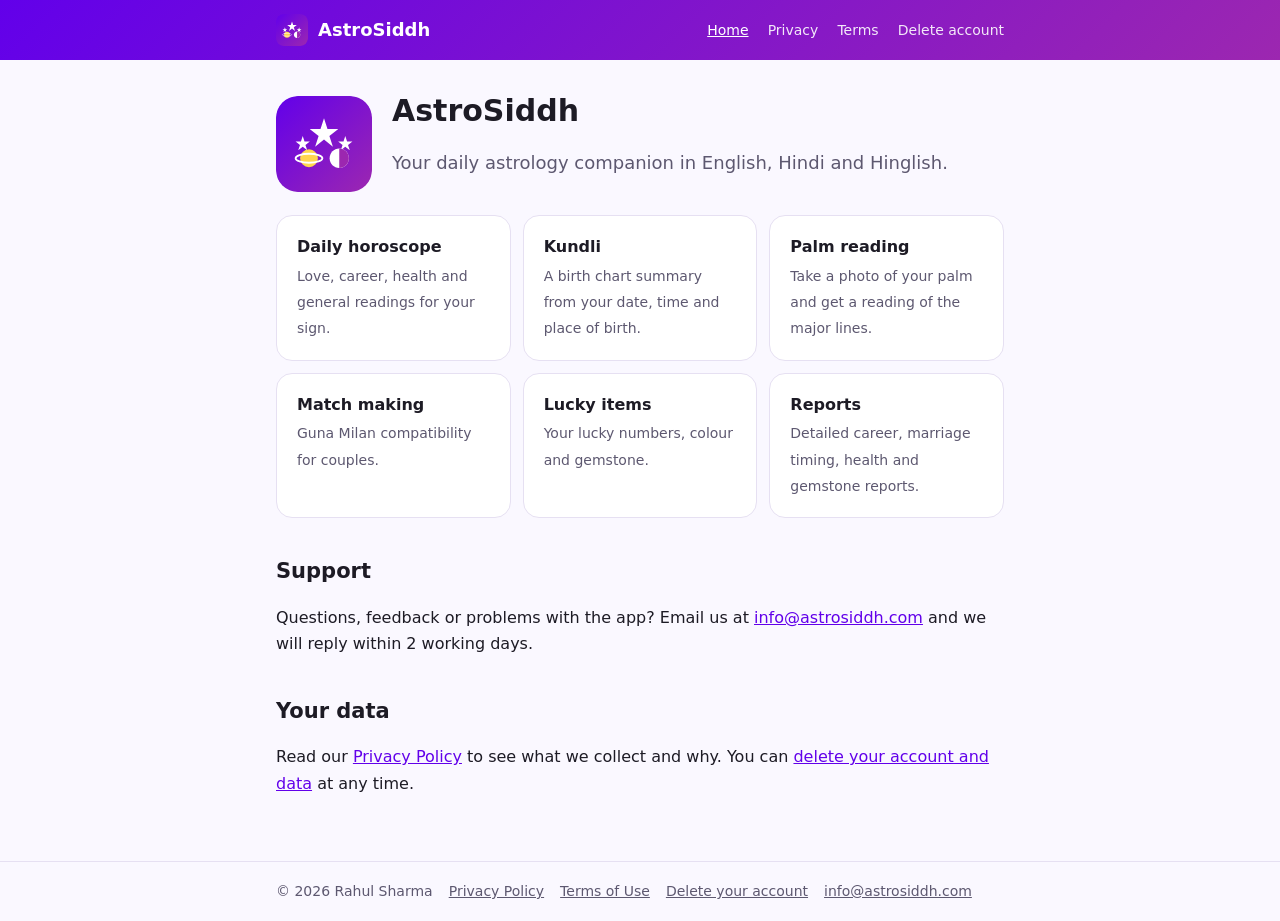
<file: index.html>
<!doctype html>
<html lang="en">
<head>
<meta charset="utf-8">
<meta name="viewport" content="width=device-width, initial-scale=1">
<title>AstroSiddh</title>
<meta name="description" content="AstroSiddh: daily horoscope, kundli, palm reading and match making in English, Hindi and Hinglish.">
<link rel="icon" href="icon.svg" type="image/svg+xml">
<link rel="stylesheet" href="style.css">
</head>
<body>
<header class="site">
  <div class="bar">
    <a class="brand" href="index.html"><img src="icon.svg" alt="">AstroSiddh</a>
    <nav>
      <a href="index.html" aria-current="page">Home</a>
      <a href="privacy.html">Privacy</a>
      <a href="terms.html">Terms</a>
      <a href="delete-account.html">Delete account</a>
    </nav>
  </div>
</header>
<main>
  <div class="hero">
    <img src="icon.svg" alt="AstroSiddh app icon">
    <div>
      <h1>AstroSiddh</h1>
      <p class="lead">Your daily astrology companion in English, Hindi and Hinglish.</p>
    </div>
  </div>

  <div class="features">
    <div class="card"><strong>Daily horoscope</strong><span>Love, career, health and general readings for your sign.</span></div>
    <div class="card"><strong>Kundli</strong><span>A birth chart summary from your date, time and place of birth.</span></div>
    <div class="card"><strong>Palm reading</strong><span>Take a photo of your palm and get a reading of the major lines.</span></div>
    <div class="card"><strong>Match making</strong><span>Guna Milan compatibility for couples.</span></div>
    <div class="card"><strong>Lucky items</strong><span>Your lucky numbers, colour and gemstone.</span></div>
    <div class="card"><strong>Reports</strong><span>Detailed career, marriage timing, health and gemstone reports.</span></div>
  </div>

  <h2>Support</h2>
  <p>Questions, feedback or problems with the app? Email us at
    <a href="mailto:info@astrosiddh.com">info@astrosiddh.com</a> and we will reply within 2 working days.</p>

  <h2>Your data</h2>
  <p>Read our <a href="privacy.html">Privacy Policy</a> to see what we collect and why.
    You can <a href="delete-account.html">delete your account and data</a> at any time.</p>
</main>
<footer class="site">
  <div class="bar">
    <span>&copy; 2026 Rahul Sharma</span>
    <a href="privacy.html">Privacy Policy</a>
    <a href="terms.html">Terms of Use</a>
    <a href="delete-account.html">Delete your account</a>
    <a href="mailto:info@astrosiddh.com">info@astrosiddh.com</a>
  </div>
</footer>
</body>
</html>
</file>
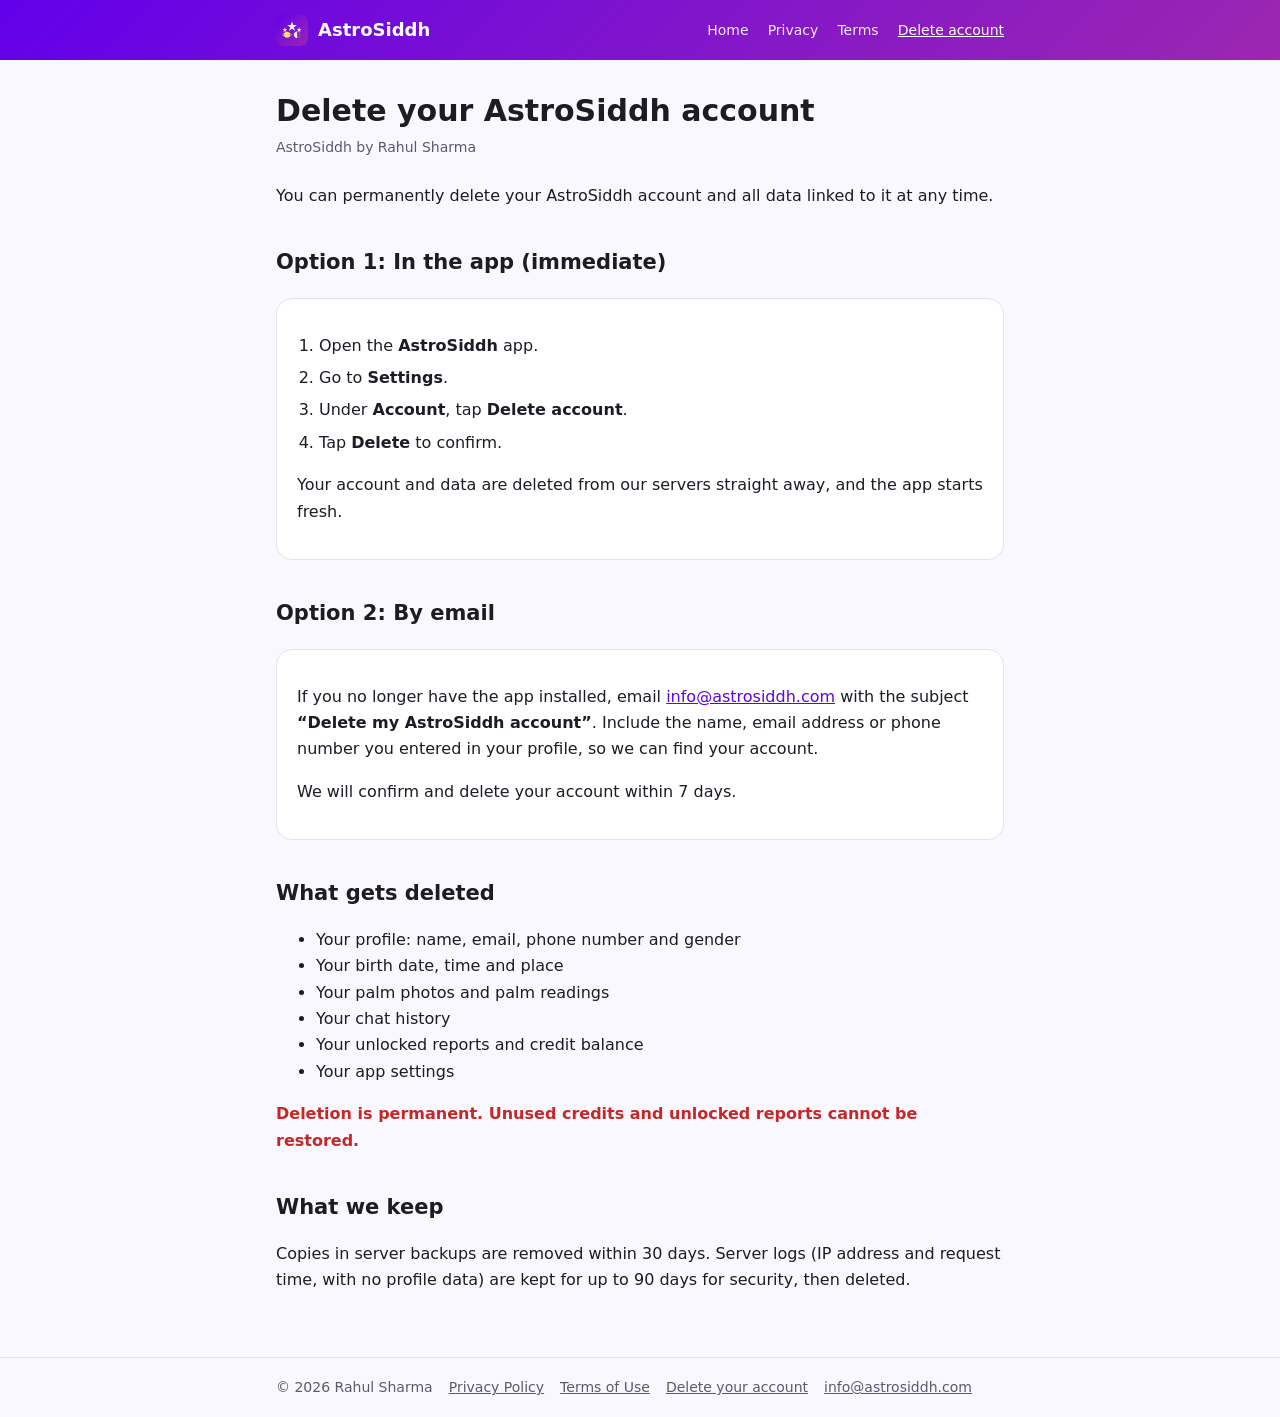
<file: delete-account.html>
<!doctype html>
<html lang="en">
<head>
<meta charset="utf-8">
<meta name="viewport" content="width=device-width, initial-scale=1">
<title>Delete your account – AstroSiddh</title>
<meta name="description" content="How to delete your AstroSiddh account and all associated data.">
<link rel="icon" href="icon.svg" type="image/svg+xml">
<link rel="stylesheet" href="style.css">
</head>
<body>
<header class="site">
  <div class="bar">
    <a class="brand" href="index.html"><img src="icon.svg" alt="">AstroSiddh</a>
    <nav>
      <a href="index.html">Home</a>
      <a href="privacy.html">Privacy</a>
      <a href="terms.html">Terms</a>
      <a href="delete-account.html" aria-current="page">Delete account</a>
    </nav>
  </div>
</header>
<main>
  <h1>Delete your AstroSiddh account</h1>
  <p class="meta">AstroSiddh by Rahul Sharma</p>

  <p>You can permanently delete your AstroSiddh account and all data linked to it at any time.</p>

  <h2>Option 1: In the app (immediate)</h2>
  <div class="card">
    <ol class="steps">
      <li>Open the <strong>AstroSiddh</strong> app.</li>
      <li>Go to <strong>Settings</strong>.</li>
      <li>Under <strong>Account</strong>, tap <strong>Delete account</strong>.</li>
      <li>Tap <strong>Delete</strong> to confirm.</li>
    </ol>
    <p>Your account and data are deleted from our servers straight away, and the app starts fresh.</p>
  </div>

  <h2>Option 2: By email</h2>
  <div class="card">
    <p>If you no longer have the app installed, email
      <a href="mailto:info@astrosiddh.com?subject=Delete%20my%20AstroSiddh%20account">info@astrosiddh.com</a>
      with the subject <strong>&ldquo;Delete my AstroSiddh account&rdquo;</strong>. Include the name, email
      address or phone number you entered in your profile, so we can find your account.</p>
    <p>We will confirm and delete your account within 7 days.</p>
  </div>

  <h2>What gets deleted</h2>
  <ul>
    <li>Your profile: name, email, phone number and gender</li>
    <li>Your birth date, time and place</li>
    <li>Your palm photos and palm readings</li>
    <li>Your chat history</li>
    <li>Your unlocked reports and credit balance</li>
    <li>Your app settings</li>
  </ul>
  <p class="danger">Deletion is permanent. Unused credits and unlocked reports cannot be restored.</p>

  <h2>What we keep</h2>
  <p>Copies in server backups are removed within 30 days. Server logs (IP address and request time, with no
    profile data) are kept for up to 90 days for security, then deleted.</p>
</main>
<footer class="site">
  <div class="bar">
    <span>&copy; 2026 Rahul Sharma</span>
    <a href="privacy.html">Privacy Policy</a>
    <a href="terms.html">Terms of Use</a>
    <a href="delete-account.html">Delete your account</a>
    <a href="mailto:info@astrosiddh.com">info@astrosiddh.com</a>
  </div>
</footer>
</body>
</html>
</file>
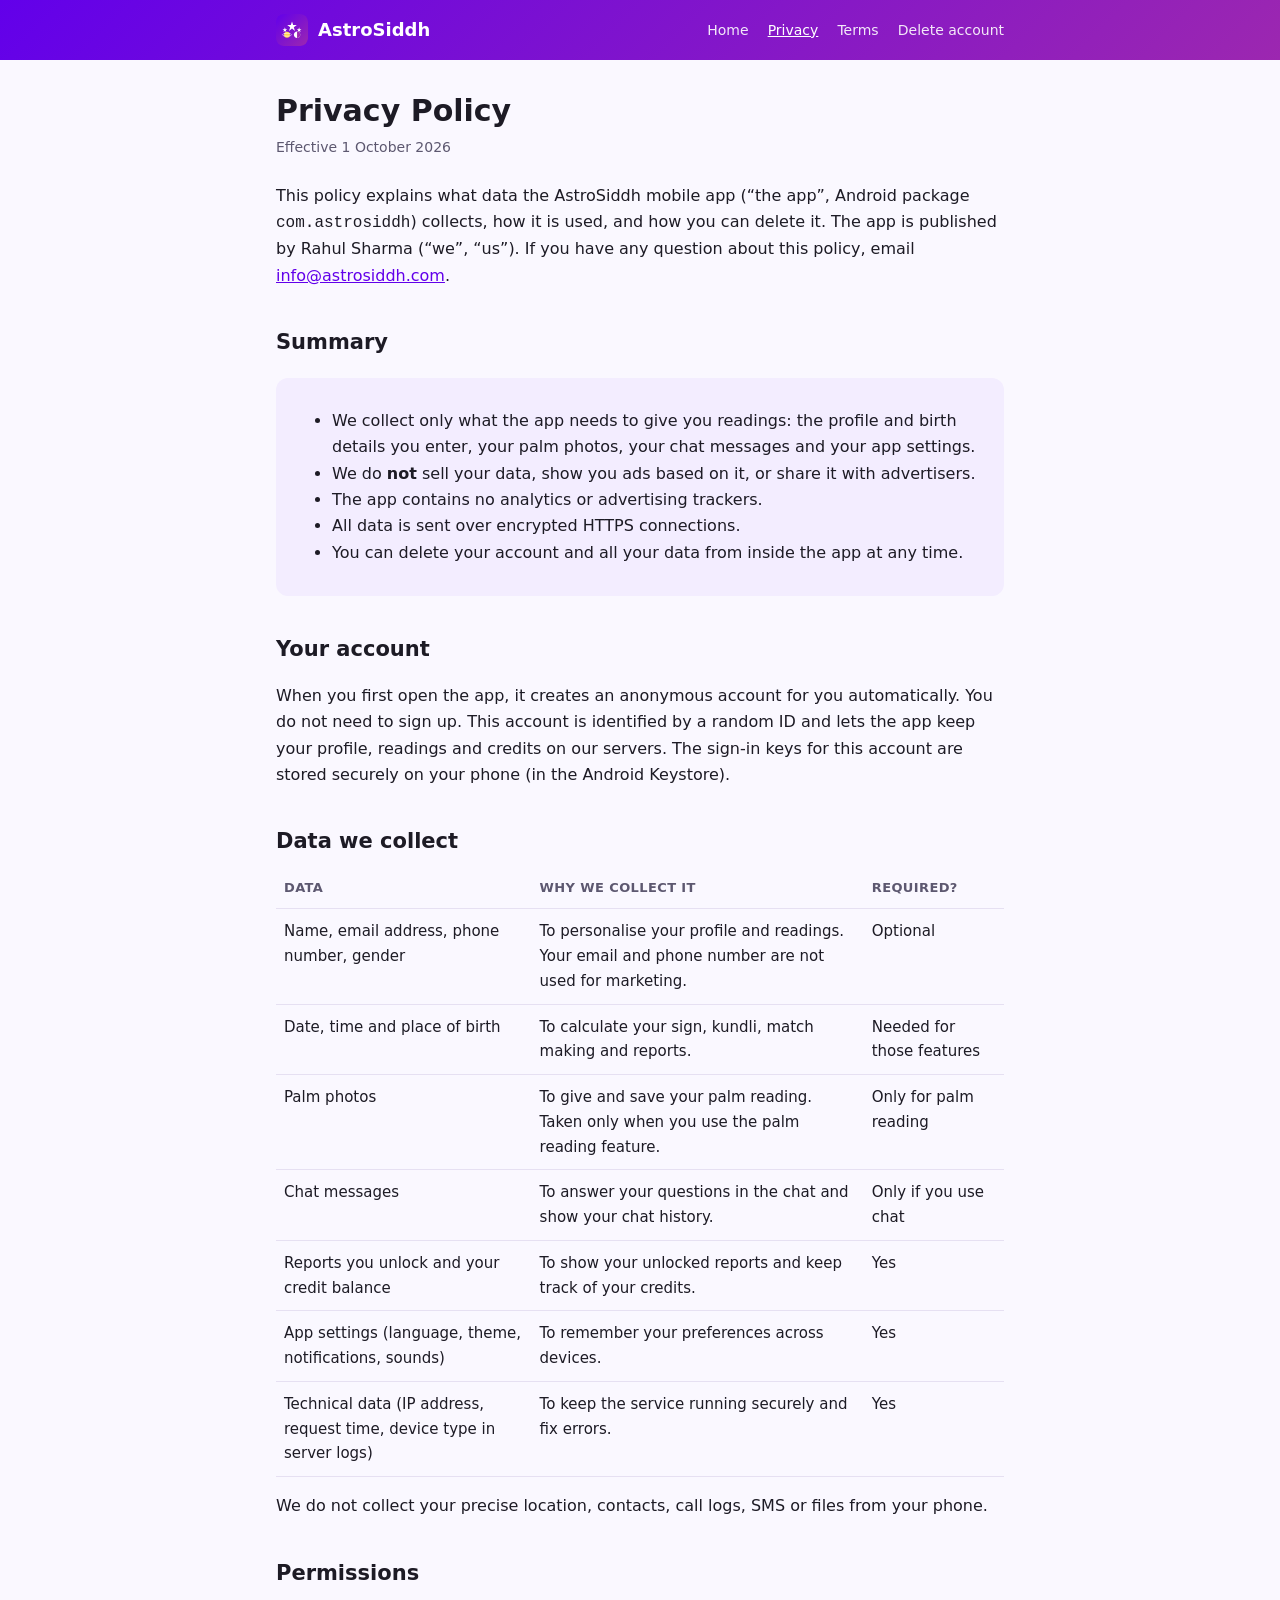
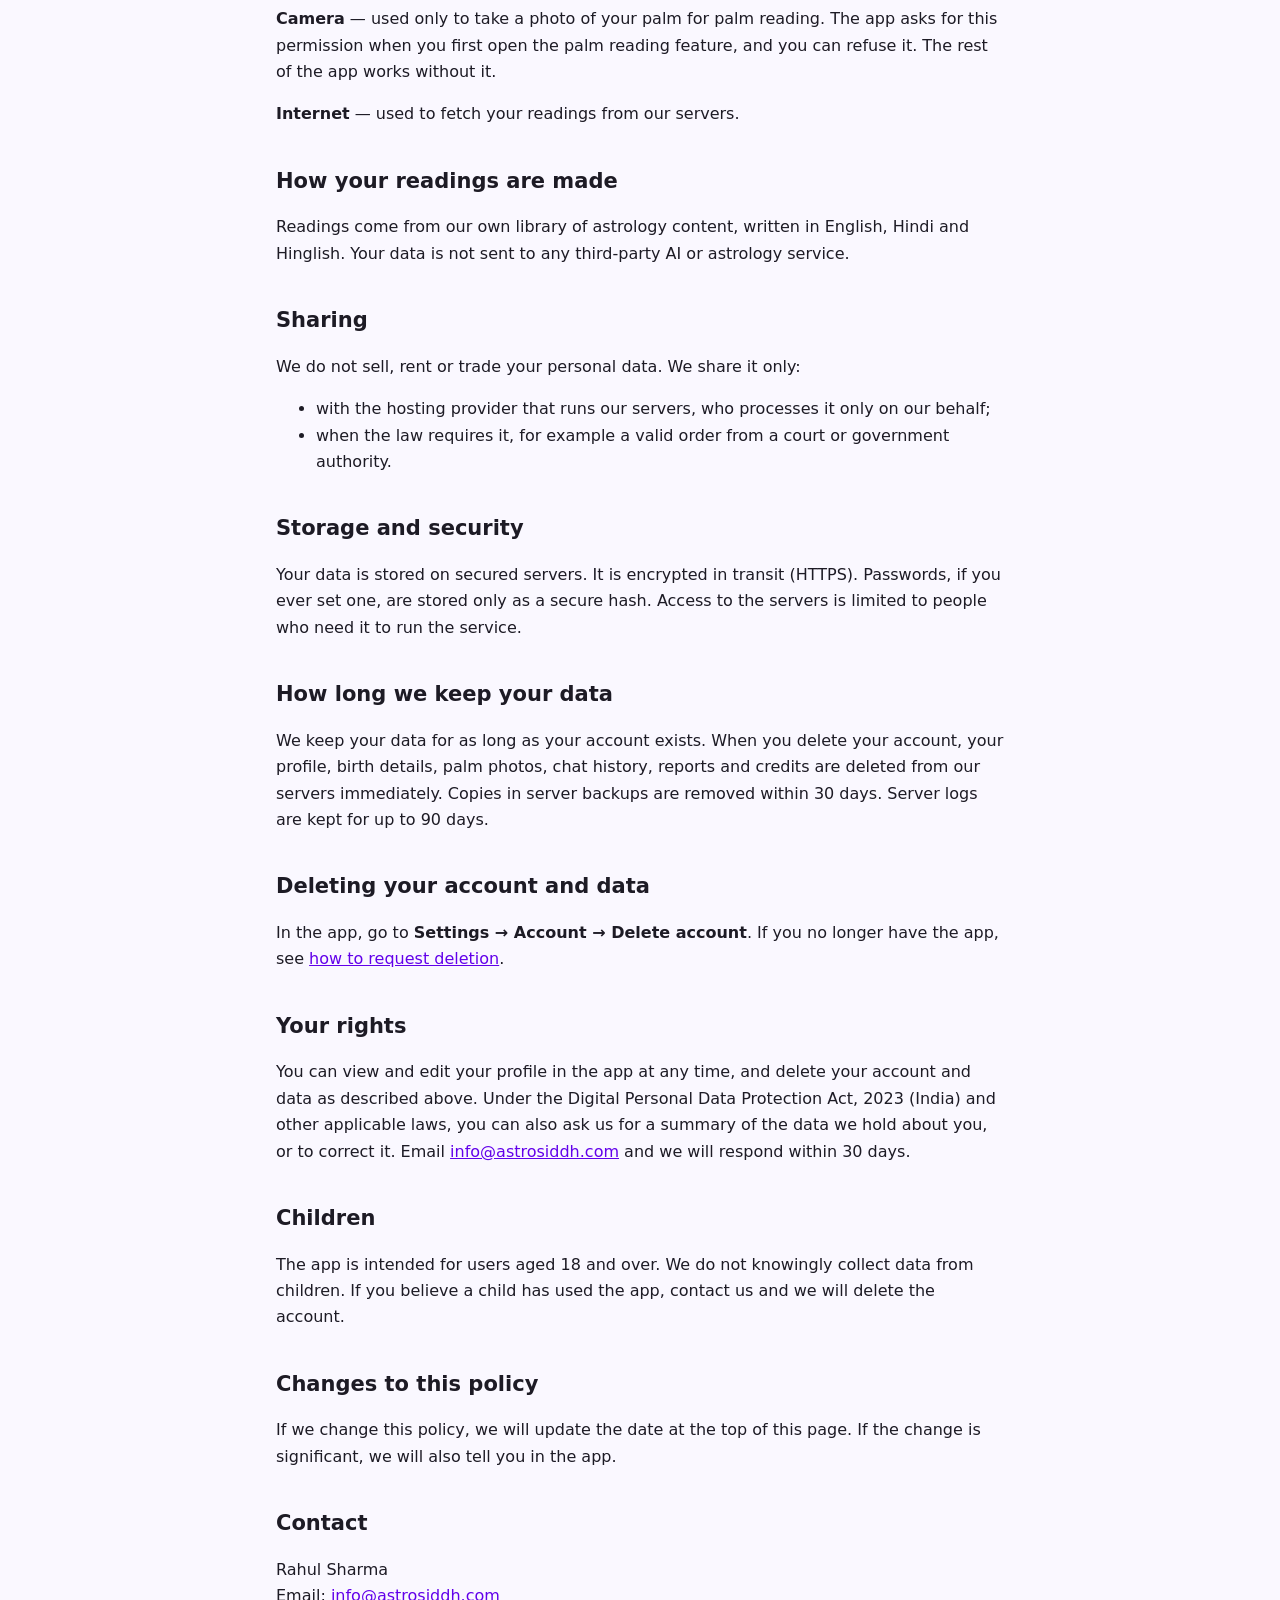
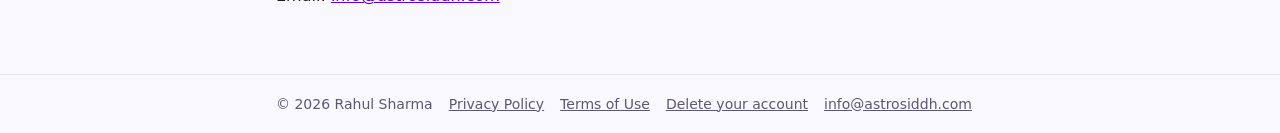
<file: privacy.html>
<!doctype html>
<html lang="en">
<head>
<meta charset="utf-8">
<meta name="viewport" content="width=device-width, initial-scale=1">
<title>Privacy Policy – AstroSiddh</title>
<meta name="description" content="How the AstroSiddh app collects, uses, stores and deletes your data.">
<link rel="icon" href="icon.svg" type="image/svg+xml">
<link rel="stylesheet" href="style.css">
</head>
<body>
<header class="site">
  <div class="bar">
    <a class="brand" href="index.html"><img src="icon.svg" alt="">AstroSiddh</a>
    <nav>
      <a href="index.html">Home</a>
      <a href="privacy.html" aria-current="page">Privacy</a>
      <a href="terms.html">Terms</a>
      <a href="delete-account.html">Delete account</a>
    </nav>
  </div>
</header>
<main>
  <h1>Privacy Policy</h1>
  <p class="meta">Effective 1 October 2026</p>

  <p>This policy explains what data the AstroSiddh mobile app (&ldquo;the app&rdquo;, Android package
    <code>com.astrosiddh</code>) collects, how it is used, and how you can delete it. The app is published by
    Rahul Sharma (&ldquo;we&rdquo;, &ldquo;us&rdquo;). If you have any question about this policy, email
    <a href="mailto:info@astrosiddh.com">info@astrosiddh.com</a>.</p>

  <h2>Summary</h2>
  <div class="note">
    <ul>
      <li>We collect only what the app needs to give you readings: the profile and birth details you enter, your palm photos, your chat messages and your app settings.</li>
      <li>We do <strong>not</strong> sell your data, show you ads based on it, or share it with advertisers.</li>
      <li>The app contains no analytics or advertising trackers.</li>
      <li>All data is sent over encrypted HTTPS connections.</li>
      <li>You can delete your account and all your data from inside the app at any time.</li>
    </ul>
  </div>

  <h2>Your account</h2>
  <p>When you first open the app, it creates an anonymous account for you automatically. You do not need to
    sign up. This account is identified by a random ID and lets the app keep your profile, readings and
    credits on our servers. The sign-in keys for this account are stored securely on your phone (in the Android Keystore).</p>

  <h2>Data we collect</h2>
  <div class="table-wrap">
    <table>
      <thead><tr><th>Data</th><th>Why we collect it</th><th>Required?</th></tr></thead>
      <tbody>
        <tr><td>Name, email address, phone number, gender</td><td>To personalise your profile and readings. Your email and phone number are not used for marketing.</td><td>Optional</td></tr>
        <tr><td>Date, time and place of birth</td><td>To calculate your sign, kundli, match making and reports.</td><td>Needed for those features</td></tr>
        <tr><td>Palm photos</td><td>To give and save your palm reading. Taken only when you use the palm reading feature.</td><td>Only for palm reading</td></tr>
        <tr><td>Chat messages</td><td>To answer your questions in the chat and show your chat history.</td><td>Only if you use chat</td></tr>
        <tr><td>Reports you unlock and your credit balance</td><td>To show your unlocked reports and keep track of your credits.</td><td>Yes</td></tr>
        <tr><td>App settings (language, theme, notifications, sounds)</td><td>To remember your preferences across devices.</td><td>Yes</td></tr>
        <tr><td>Technical data (IP address, request time, device type in server logs)</td><td>To keep the service running securely and fix errors.</td><td>Yes</td></tr>
      </tbody>
    </table>
  </div>
  <p>We do not collect your precise location, contacts, call logs, SMS or files from your phone.</p>

  <h2>Permissions</h2>
  <p><strong>Camera</strong> &mdash; used only to take a photo of your palm for palm reading. The app asks for
    this permission when you first open the palm reading feature, and you can refuse it. The rest of the app
    works without it.</p>
  <p><strong>Internet</strong> &mdash; used to fetch your readings from our servers.</p>

  <h2>How your readings are made</h2>
  <p>Readings come from our own library of astrology content, written in English, Hindi and Hinglish.
    Your data is not sent to any third-party AI or astrology service.</p>

  <h2>Sharing</h2>
  <p>We do not sell, rent or trade your personal data. We share it only:</p>
  <ul>
    <li>with the hosting provider that runs our servers, who processes it only on our behalf;</li>
    <li>when the law requires it, for example a valid order from a court or government authority.</li>
  </ul>

  <h2>Storage and security</h2>
  <p>Your data is stored on secured servers. It is encrypted in transit (HTTPS). Passwords, if you ever set one,
    are stored only as a secure hash. Access to the servers is limited to people who need it to run the service.</p>

  <h2>How long we keep your data</h2>
  <p>We keep your data for as long as your account exists. When you delete your account, your profile, birth
    details, palm photos, chat history, reports and credits are deleted from our servers immediately. Copies in
    server backups are removed within 30 days. Server logs are kept for up to 90 days.</p>

  <h2>Deleting your account and data</h2>
  <p>In the app, go to <strong>Settings &rarr; Account &rarr; Delete account</strong>. If you no longer have
    the app, see <a href="delete-account.html">how to request deletion</a>.</p>

  <h2>Your rights</h2>
  <p>You can view and edit your profile in the app at any time, and delete your account and data as described
    above. Under the Digital Personal Data Protection Act, 2023 (India) and other applicable laws, you can also
    ask us for a summary of the data we hold about you, or to correct it. Email
    <a href="mailto:info@astrosiddh.com">info@astrosiddh.com</a> and we will respond within 30 days.</p>

  <h2>Children</h2>
  <p>The app is intended for users aged 18 and over. We do not knowingly collect data from children. If you
    believe a child has used the app, contact us and we will delete the account.</p>

  <h2>Changes to this policy</h2>
  <p>If we change this policy, we will update the date at the top of this page. If the change is significant,
    we will also tell you in the app.</p>

  <h2>Contact</h2>
  <p>Rahul Sharma<br>
    Email: <a href="mailto:info@astrosiddh.com">info@astrosiddh.com</a></p>
</main>
<footer class="site">
  <div class="bar">
    <span>&copy; 2026 Rahul Sharma</span>
    <a href="privacy.html">Privacy Policy</a>
    <a href="terms.html">Terms of Use</a>
    <a href="delete-account.html">Delete your account</a>
    <a href="mailto:info@astrosiddh.com">info@astrosiddh.com</a>
  </div>
</footer>
</body>
</html>
</file>
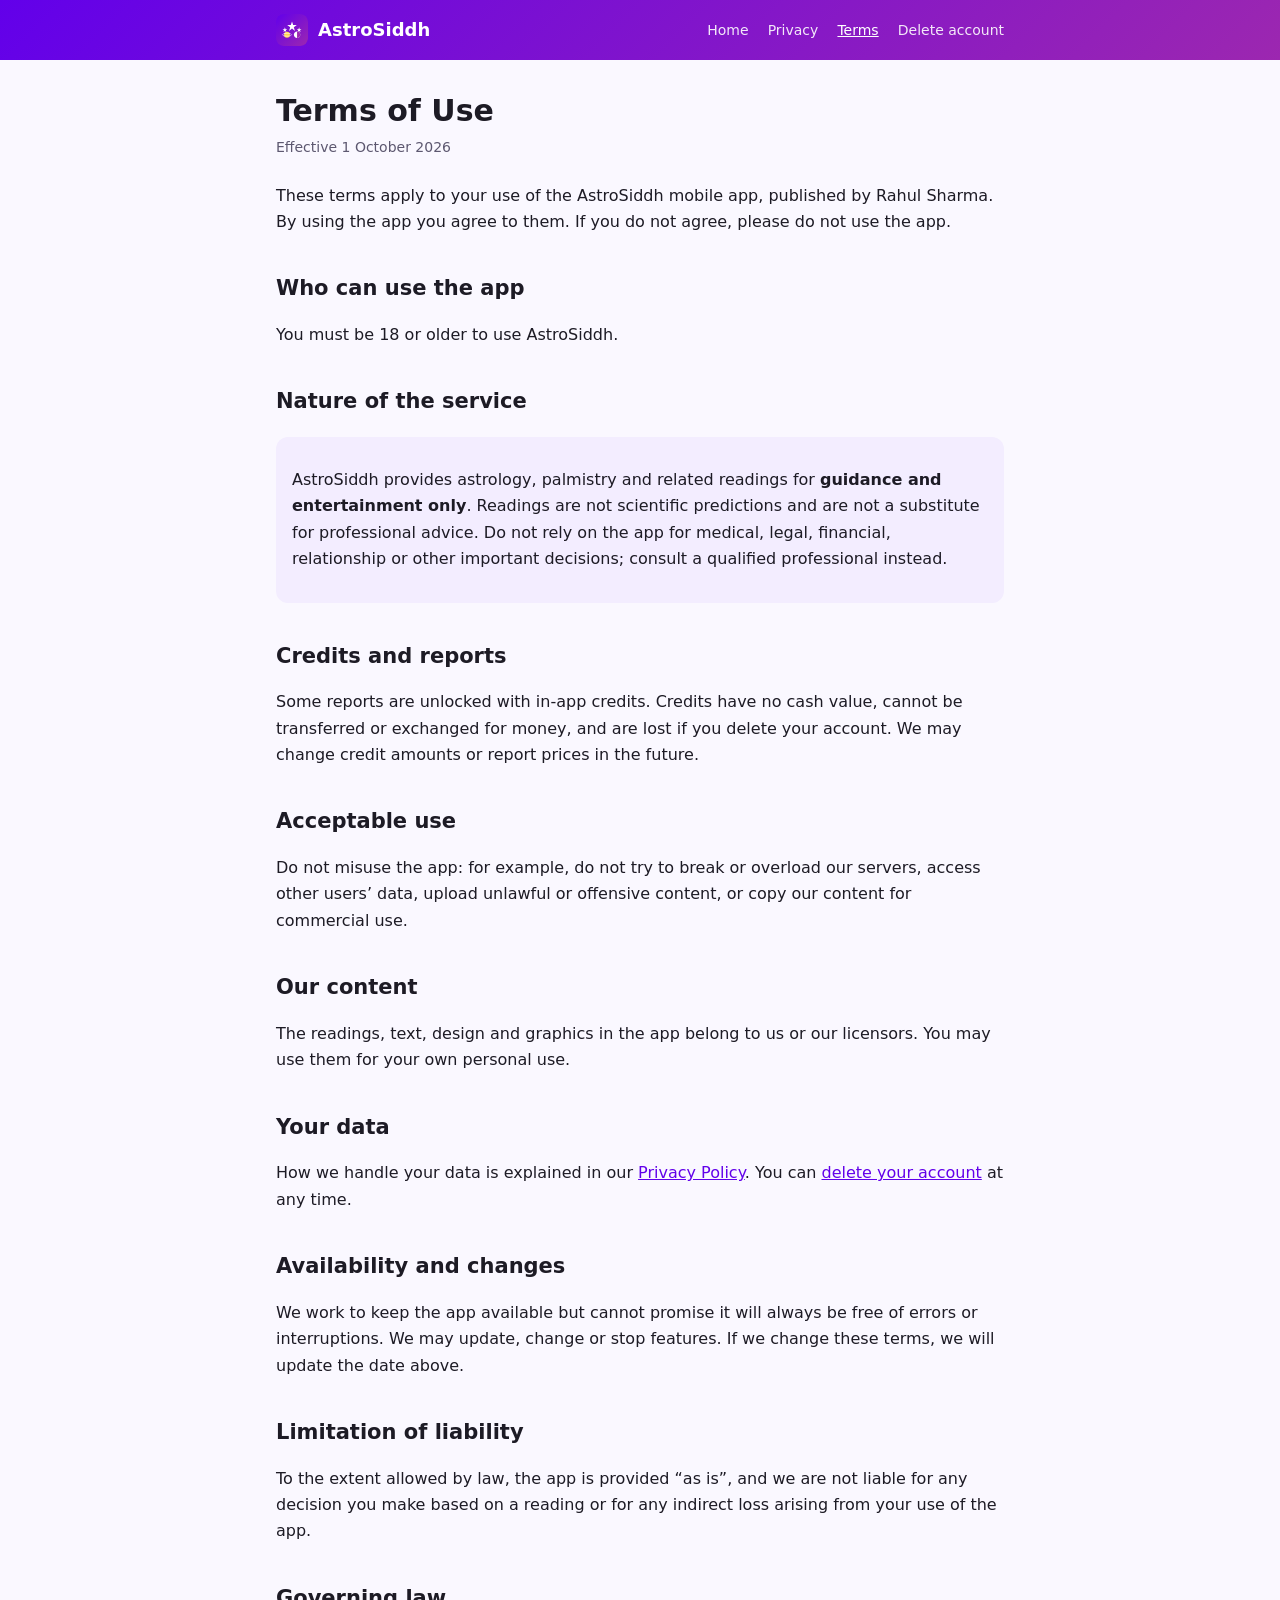
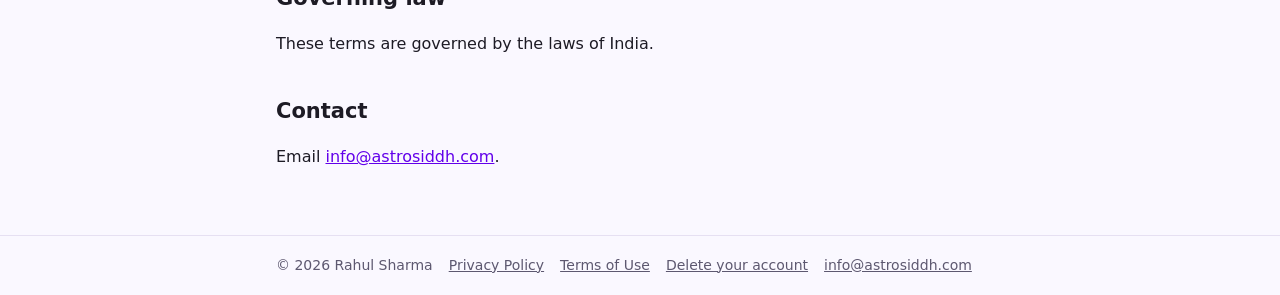
<file: terms.html>
<!doctype html>
<html lang="en">
<head>
<meta charset="utf-8">
<meta name="viewport" content="width=device-width, initial-scale=1">
<title>Terms of Use – AstroSiddh</title>
<meta name="description" content="Terms of use for the AstroSiddh app.">
<link rel="icon" href="icon.svg" type="image/svg+xml">
<link rel="stylesheet" href="style.css">
</head>
<body>
<header class="site">
  <div class="bar">
    <a class="brand" href="index.html"><img src="icon.svg" alt="">AstroSiddh</a>
    <nav>
      <a href="index.html">Home</a>
      <a href="privacy.html">Privacy</a>
      <a href="terms.html" aria-current="page">Terms</a>
      <a href="delete-account.html">Delete account</a>
    </nav>
  </div>
</header>
<main>
  <h1>Terms of Use</h1>
  <p class="meta">Effective 1 October 2026</p>

  <p>These terms apply to your use of the AstroSiddh mobile app, published by Rahul Sharma. By using the
    app you agree to them. If you do not agree, please do not use the app.</p>

  <h2>Who can use the app</h2>
  <p>You must be 18 or older to use AstroSiddh.</p>

  <h2>Nature of the service</h2>
  <div class="note">
    <p>AstroSiddh provides astrology, palmistry and related readings for <strong>guidance and entertainment
      only</strong>. Readings are not scientific predictions and are not a substitute for professional advice.
      Do not rely on the app for medical, legal, financial, relationship or other important decisions; consult a
      qualified professional instead.</p>
  </div>

  <h2>Credits and reports</h2>
  <p>Some reports are unlocked with in-app credits. Credits have no cash value, cannot be transferred or
    exchanged for money, and are lost if you delete your account. We may change credit amounts or report
    prices in the future.</p>

  <h2>Acceptable use</h2>
  <p>Do not misuse the app: for example, do not try to break or overload our servers, access other users&rsquo;
    data, upload unlawful or offensive content, or copy our content for commercial use.</p>

  <h2>Our content</h2>
  <p>The readings, text, design and graphics in the app belong to us or our licensors. You may use them for your
    own personal use.</p>

  <h2>Your data</h2>
  <p>How we handle your data is explained in our <a href="privacy.html">Privacy Policy</a>. You can
    <a href="delete-account.html">delete your account</a> at any time.</p>

  <h2>Availability and changes</h2>
  <p>We work to keep the app available but cannot promise it will always be free of errors or interruptions.
    We may update, change or stop features. If we change these terms, we will update the date above.</p>

  <h2>Limitation of liability</h2>
  <p>To the extent allowed by law, the app is provided &ldquo;as is&rdquo;, and we are not liable for any
    decision you make based on a reading or for any indirect loss arising from your use of the app.</p>

  <h2>Governing law</h2>
  <p>These terms are governed by the laws of India.</p>

  <h2>Contact</h2>
  <p>Email <a href="mailto:info@astrosiddh.com">info@astrosiddh.com</a>.</p>
</main>
<footer class="site">
  <div class="bar">
    <span>&copy; 2026 Rahul Sharma</span>
    <a href="privacy.html">Privacy Policy</a>
    <a href="terms.html">Terms of Use</a>
    <a href="delete-account.html">Delete your account</a>
    <a href="mailto:info@astrosiddh.com">info@astrosiddh.com</a>
  </div>
</footer>
</body>
</html>
</file>
<file: style.css>
:root {
  --bg: #faf8ff;
  --surface: #ffffff;
  --text: #1d1b25;
  --muted: #5d5870;
  --border: #e6e0f2;
  --primary: #6200ea;
  --primary-2: #9c27b0;
  --danger: #c62828;
  --note-bg: #f3edff;
}
@media (prefers-color-scheme: dark) {
  :root {
    --bg: #121017;
    --surface: #1c1924;
    --text: #ece8f5;
    --muted: #aaa3bd;
    --border: #2e2a3a;
    --primary: #b388ff;
    --primary-2: #ce93d8;
    --danger: #ef9a9a;
    --note-bg: #241d33;
  }
}
* { box-sizing: border-box; }
body {
  margin: 0;
  background: var(--bg);
  color: var(--text);
  font: 16px/1.65 system-ui, -apple-system, "Segoe UI", Roboto, "Noto Sans", "Noto Sans Devanagari", sans-serif;
}
a { color: var(--primary); }
header.site {
  background: linear-gradient(135deg, #6200ea, #9c27b0);
  color: #fff;
}
header.site .bar {
  max-width: 760px;
  margin: 0 auto;
  padding: 14px 16px;
  display: flex;
  align-items: center;
  gap: 10px;
  flex-wrap: wrap;
}
header.site .brand {
  display: flex;
  align-items: center;
  gap: 10px;
  color: #fff;
  text-decoration: none;
  font-weight: 800;
  font-size: 18px;
  margin-right: auto;
}
header.site .brand img { width: 32px; height: 32px; border-radius: 8px; }
header.site nav a {
  color: #fff;
  opacity: 0.9;
  text-decoration: none;
  font-size: 14px;
  margin-left: 14px;
}
header.site nav a:hover, header.site nav a[aria-current="page"] { opacity: 1; text-decoration: underline; }
main {
  max-width: 760px;
  margin: 0 auto;
  padding: 32px 16px 48px;
}
h1 { font-size: 30px; line-height: 1.25; margin: 0 0 6px; }
h2 { font-size: 21px; margin: 36px 0 8px; }
h3 { font-size: 17px; margin: 22px 0 6px; }
.meta { color: var(--muted); font-size: 14px; margin: 0 0 24px; }
.lead { font-size: 18px; color: var(--muted); }
.card {
  background: var(--surface);
  border: 1px solid var(--border);
  border-radius: 16px;
  padding: 18px 20px;
  margin: 18px 0;
}
.note {
  background: var(--note-bg);
  border-radius: 12px;
  padding: 14px 16px;
  margin: 18px 0;
}
.danger { color: var(--danger); font-weight: 700; }
table { width: 100%; border-collapse: collapse; font-size: 15px; }
th, td { text-align: left; vertical-align: top; padding: 10px 8px; border-bottom: 1px solid var(--border); }
th { color: var(--muted); font-weight: 600; font-size: 13px; text-transform: uppercase; letter-spacing: 0.03em; }
.table-wrap { overflow-x: auto; }
ol.steps { padding-left: 22px; }
ol.steps li { margin: 6px 0; }
.hero { display: flex; gap: 20px; align-items: center; flex-wrap: wrap; }
.hero img { width: 96px; height: 96px; border-radius: 22px; }
.features { display: grid; grid-template-columns: repeat(auto-fit, minmax(200px, 1fr)); gap: 12px; margin: 20px 0; }
.features .card { margin: 0; }
.features strong { display: block; margin-bottom: 2px; }
.features span { color: var(--muted); font-size: 14px; }
footer.site {
  border-top: 1px solid var(--border);
  color: var(--muted);
  font-size: 14px;
}
footer.site .bar { max-width: 760px; margin: 0 auto; padding: 18px 16px; display: flex; gap: 16px; flex-wrap: wrap; }
footer.site a { color: var(--muted); }
</file>
